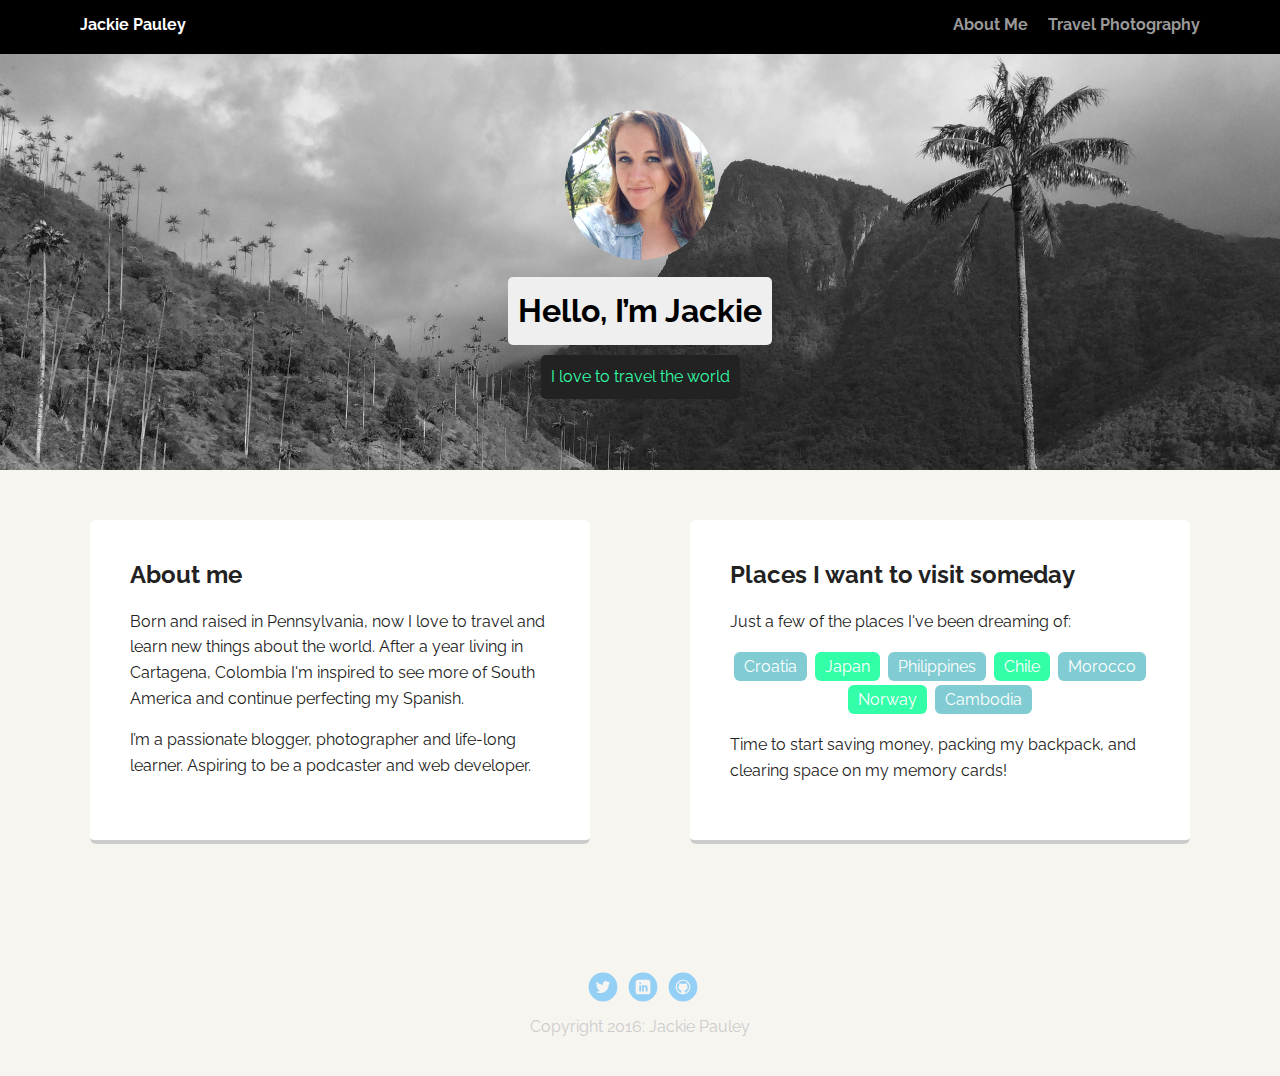
<file: index.html>
<!doctype html>
<html lang="en">
<head>
  <meta charset="utf-8">
  <title>Jackie Pauley's Profile Page</title>
  <meta name="viewport" content="width=device-width, initial-scale=1.0">
  <link rel="stylesheet" href="styles.css">
  <link href="https://fonts.googleapis.com/css?family=Raleway" rel="stylesheet">
  <body>
    <div class="main-nav">
        <ul class="nav">
          <li class="name">Jackie Pauley</li>
          <li><a href="index.html">About Me</a></li>
          <li><a href="photography.html">Travel Photography</a></li>
        </ul>
    </div>

    <header>
      <img src="images/jackiepic.jpg" alt="Jackie in Medellin" class="profile-image">
      <h1 class="tag name">Hello, I’m Jackie</h1>
      <p class="tag location">I love to travel the world</p>
    </header>

    <main class="flex">
      <div class="card">
        <h2>About me</h2>
        <p>Born and raised in Pennsylvania, now I love to travel and learn new things about the world. After a year living in Cartagena, Colombia I'm inspired to see more of South America and continue perfecting my Spanish. </p>
        <p>I’m a passionate blogger, photographer and life-long learner. Aspiring to be a podcaster and web developer. </p>
      </div> 

      <div class="card">
        <h2>Places I want to visit someday</h2>
        <p>Just a few of the places I've been dreaming of:</p>
        <ul class="skills">
          <li>Croatia</li>
          <li>Japan</li>
          <li>Philippines</li>
          <li>Chile</li>
          <li>Morocco</li>
          <li>Norway</li>
          <li>Cambodia</li>
        </ul>
        <p>Time to start saving money, packing my backpack, and clearing space on my memory cards!</p>
      </div> 

    </main>
   
    <footer>
      <ul>
        <li><a href="http://twitter.com/jackie_pauley" class="social twitter">Twitter</a></li>
        <li><a href="http://linkedin.com/in/jacqueline-pauley-89967244" class="social linkedin">LinkedIn</a></li>
        <li><a href="http://github.com/jax824" class="social github">Github</a></li>
      </ul>
      <p class="copyright">Copyright 2016: Jackie Pauley</p>
    </footer>
  </body>
  </html>
</file>
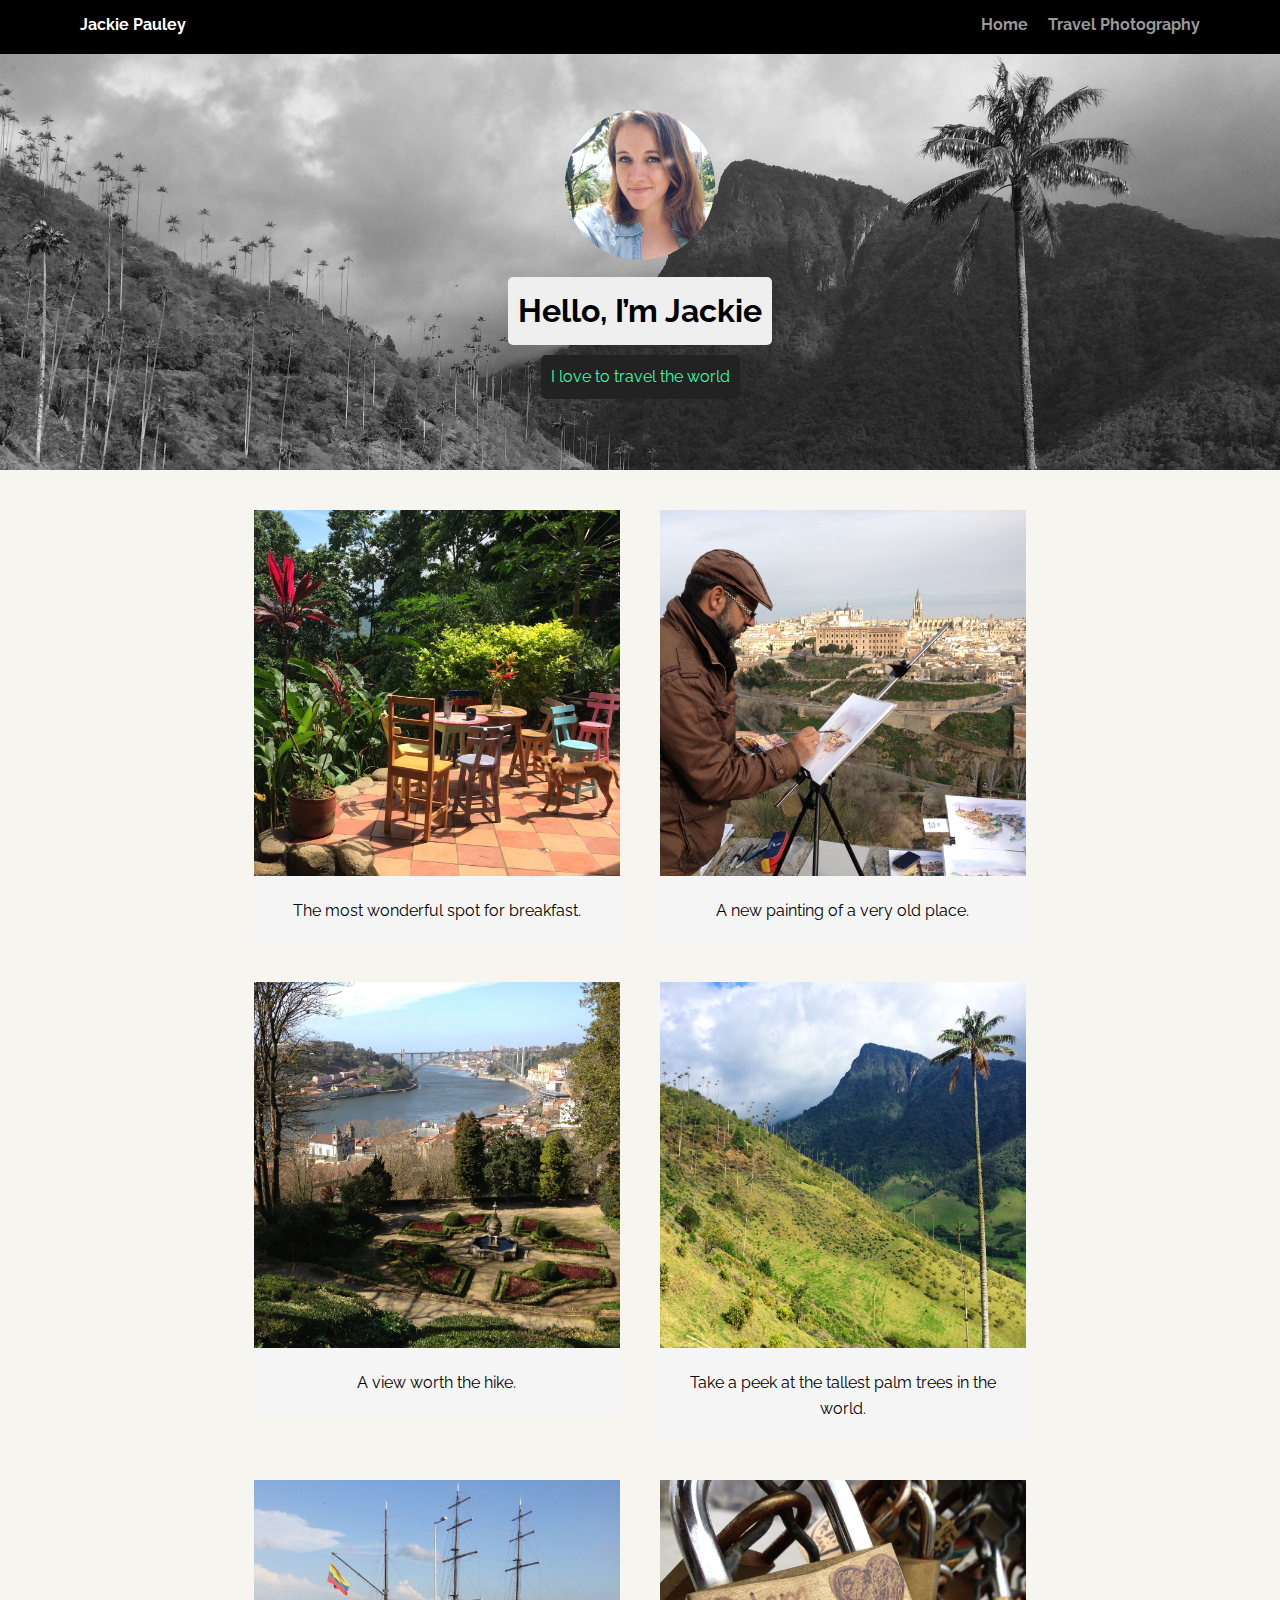
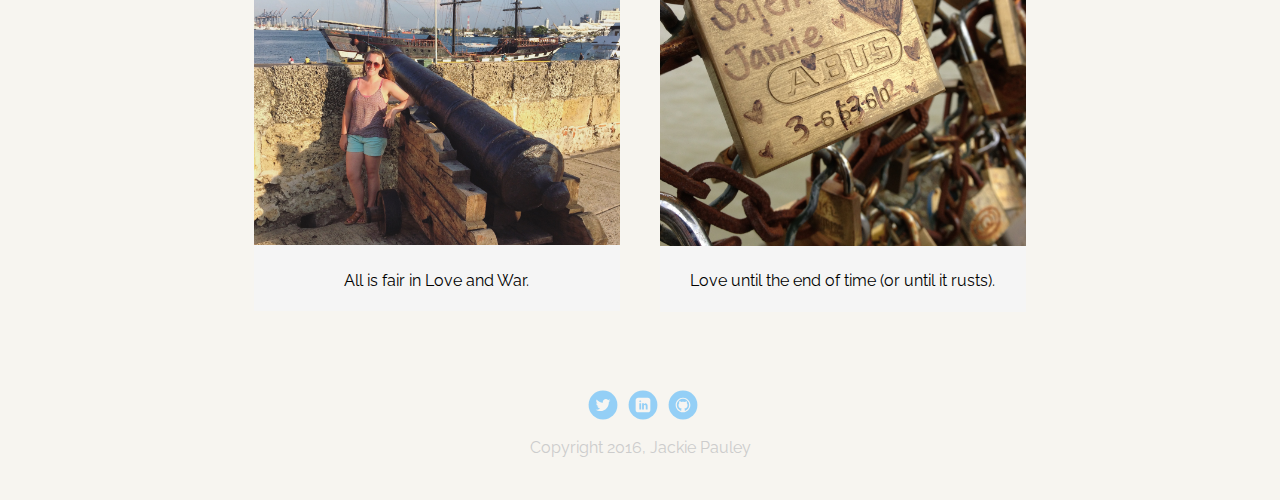
<file: photography.html>
<!doctype html>
<html lang="en">
<head>
  <meta charset="utf-8">
  <title>Jackie Pauley's Profile Page</title>
  <meta name="viewport" content="width=device-width, initial-scale=1.0">
  <link rel="stylesheet" href="styles.css">
  <link href="https://fonts.googleapis.com/css?family=Raleway" rel="stylesheet">
  <body>

    <div class="main-nav">
        <ul class="nav">
          <li class="name">Jackie Pauley</li>
          <li><a href="index.html">Home</a></li>
          <li><a href="photography.html">Travel Photography</a></li>
        </ul>
    </div>

    <header>
      <img src="images/jackiepic.jpg" alt="Jackie in Medellin" class="profile-image">
      <h1 class="tag name">Hello, I’m Jackie</h1>
      <p class="tag location">I love to travel the world</p>
    </header>

    <main>
        
  
<div id="wrapper">
  <section>
    <ul id="gallery">
      <li>
        <a href="images/minca.JPG">
          <img src="images/minca.JPG" alt="Minca">
          <p>The most wonderful spot for breakfast.</p>
        </a>
      </li>
      <li>
        <a href="images/toledo.JPG">
          <img src="images/toledo.JPG" alt="Toledo">
          <p>A new painting of a very old place.</p>
        </a>
      </li>
      <li>
        <a href="images/porto.JPG">
          <img src="images/porto.JPG" alt="Porto">
          <p>A view worth the hike.</p>
        </a>
      </li>
      <li>
        <a href="images/cocora.JPG">
          <img src="images/cocora.JPG" alt="Valle Cocora">
          <p>Take a peek at the tallest palm trees in the world.</p>
        </a>
      </li>
      <li>
        <a href="images/cartagena.JPG">
          <img src="images/cartagena.JPG" alt="Cartagena">
          <p>All is fair in Love and War.</p>
        </a>
      </li>
      <li>
        <a href="images/paris.JPG">
          <img src="images/paris.JPG" alt="Paris">
          <p>Love until the end of time (or until it rusts).</p>
        </a>
      </li>
    </ul>
  </section>
 </div>

    
    <footer>
      <ul>
        <li><a href="http://twitter.com/jackie_pauley" class="social twitter">Twitter</a></li>
        <li><a href="http://linkedin.com/in/jacqueline-pauley-89967244" class="social linkedin">LinkedIn</a></li>
        <li><a href="http://github.com/jax824" class="social github">Github</a></li>
      </ul>
      <p class="copyright">Copyright 2016, Jackie Pauley</p>
    </footer>
  </main>
  </body>
  </html>
</file>
<file: styles.css>
/* Global Layout Set-up */
* { 
  box-sizing: border-box;
}
  
body {
  margin: 0;
  padding: 0;
  text-align: center;
  font-family:'Raleway', sans-serif;
  color: #222;
  background: #f7f5f0;
}
/* Link Styles */

a {
  text-decoration: none;
  color: #999;
}
a:hover {
  color: #6633ff;
}

/* Section Styles */

.main-nav {
  width: 100%;
  background: black;
  min-height: 30px;
  padding: 10px;
  position: fixed;
  text-align: center;
}
.nav {
  display: flex;
  justify-content: space-around;
  font-weight: 700;
  list-style-type: none;
  margin: 0 auto;
  padding: 0;
}

.nav .name {
    display: block;
    margin-right: auto;
    color: white;
}
.nav li {
  padding: 5px 10px 10px 10px;
}
.nav a {
  transition: all .5s;
}
.nav a:hover {
  color: white
}

header {
  text-align: center;
  background: url('images/bwcocoravalley.jpg') no-repeat top center ;
  background-size: cover;
  overflow: hidden;
  padding-top: 60px;
}
header {
  line-height: 1.5;
}
header .profile-image {
  margin-top: 50px;
  width: 150px;
  height: 150px;
  border-radius: 50%;
  border: 0px solid white;
  transition: all .5s;
}
header .profile-image:hover {
  transform: scale(1.2);
  border: 8px solid #33FFA8;
}
.tag {
  background-color: #efefef;
  color: black;
  padding: 10px;
  border-radius: 5px;
  display: table;
  margin: 10px auto;
} 
.location {
  background-color: #222;
  color: #33FFA8;
}
.card {
  margin: 30px;
  padding: 20px 40px 40px;
  max-width: 500px;
  text-align: left;
  background: #fff;
  border-bottom: 4px solid #ccc;
  border-radius: 6px;
  transition: all .5s;
}
.card:hover {
  border-color: #ff99ff;
}

ul.skills {
  padding: 0;
  text-align: center;
}

.skills li {
  border-radius: 6px;
  display: inline-block;
  background: #33FFA8;
  color: white;
  padding: 5px 10px;
  margin: 2px;
}

.skills li:nth-child(odd) {
  background: #80CCD2;
}




/* PAGE: PHOTOGRAPHY */

#wrapper {
max-width: 940px;
margin: 0 auto;
padding: 0 5%;
}

a {
text-decoration: none;
}

img {
max-width: 100%;
}

#gallery {
margin: 0;
padding: 0;
list-style: none;
}

#gallery li {
float: left;
width: 45%;
margin: 2.5%;
background-color: #f5f5f5;
color: black;
}

#gallery li a p {
margin: 0;
padding: 5%;
font-size: 1em;
color:black;
}


footer {
  font-size:0.75em;
text-align: center;
clear: both;
padding-top:58px;
color:#ccc;
}
  

footer .copyright {
  top: -8px;
  font-size: .75em;
}

footer ul {
  list-style-type: none;
  margin: 0;
  padding: 0;
}

footer ul li {
  display: inline-block;
}

a.social {
  display: inline-block;
  text-indent: -9999px;
  margin-left: 5px;
  width: 30px;
  height: 30px;
  background-size: 30px 30px;
  opacity: .4;
  transition: all .5s;
}
a.twitter {
  background-image: url(images/twitter.svg);
}
a.linkedin {
  background-image: url(images/linkedin.svg);
}
a.github {
  background-image: url(images/github.svg);
}
a.social:hover {
  opacity: 1;
}
.clearfix {
  clear: both;
}

/* Styles for larger screens */
@media screen and (min-width: 720px) {
  
  .flex {
      display: -ms-flexbox;      /* TWEENER - IE 10 */
      display: flex; 
      max-width: 1200px;
      -ms-flex-pack: distribute;
      justify-content: space-around;
      margin: 0 auto;
  }

  header {
    min-height: 470px;
  }

  .nav {
    max-width: 1200px;
    padding: 0 30px;
  }


  main {
    padding-top: 20px;
  }

  main p {
    line-height: 1.6em;
  }

  footer {
    font-size: 1.3em;
    max-width: 1200px;
    margin: 40px auto;
  }

}
</file>
